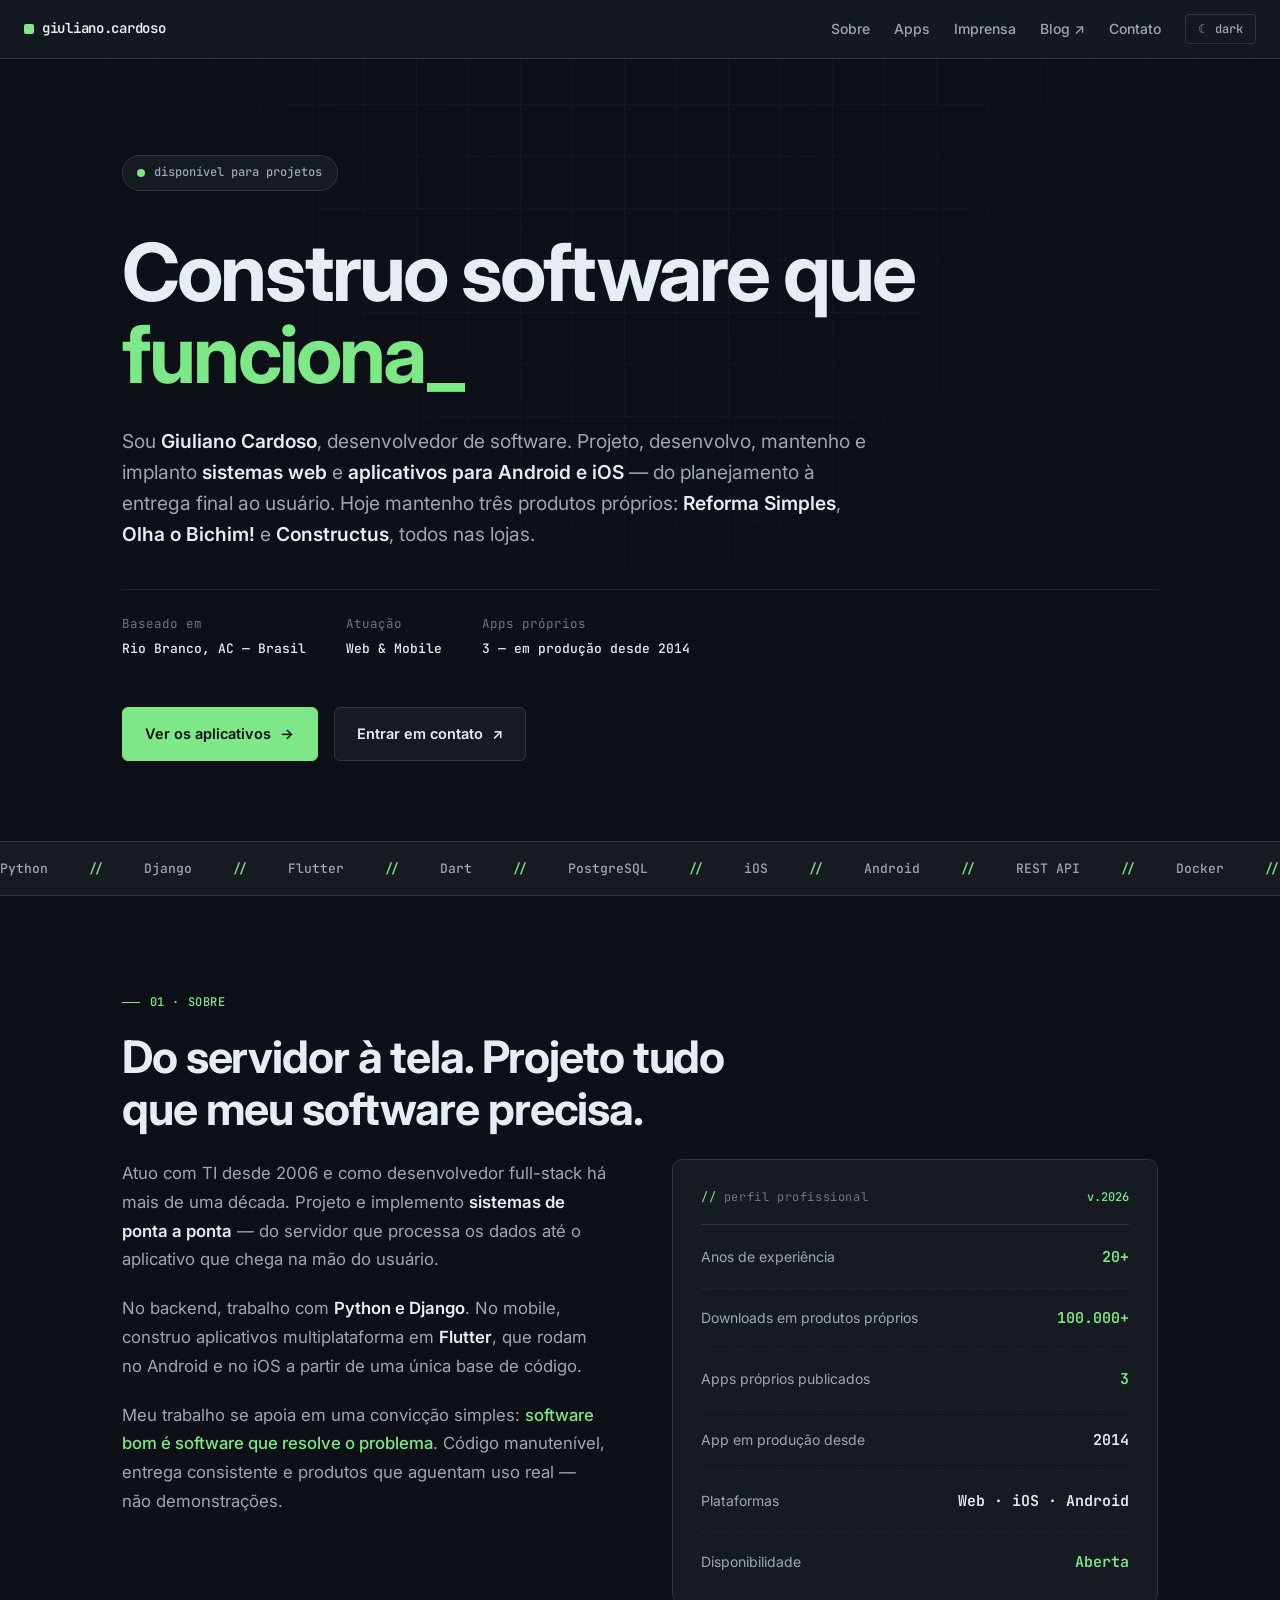
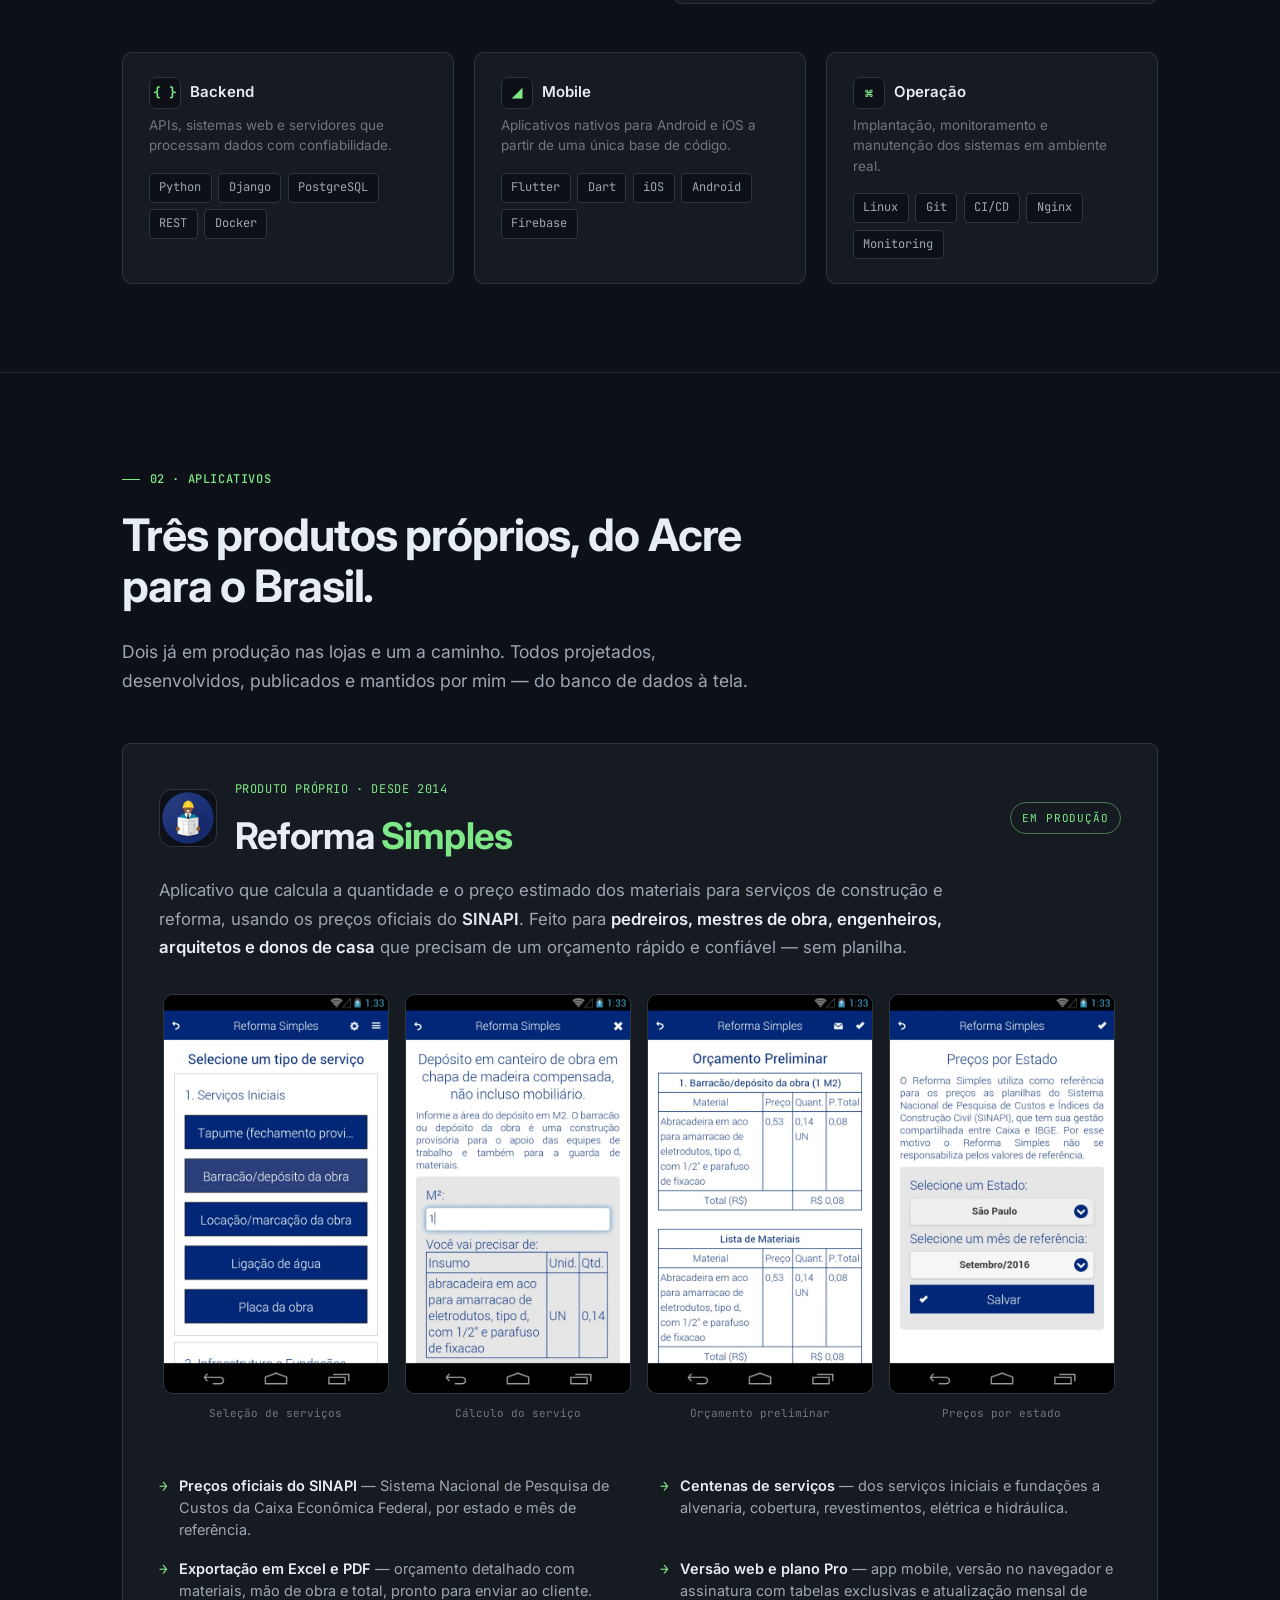
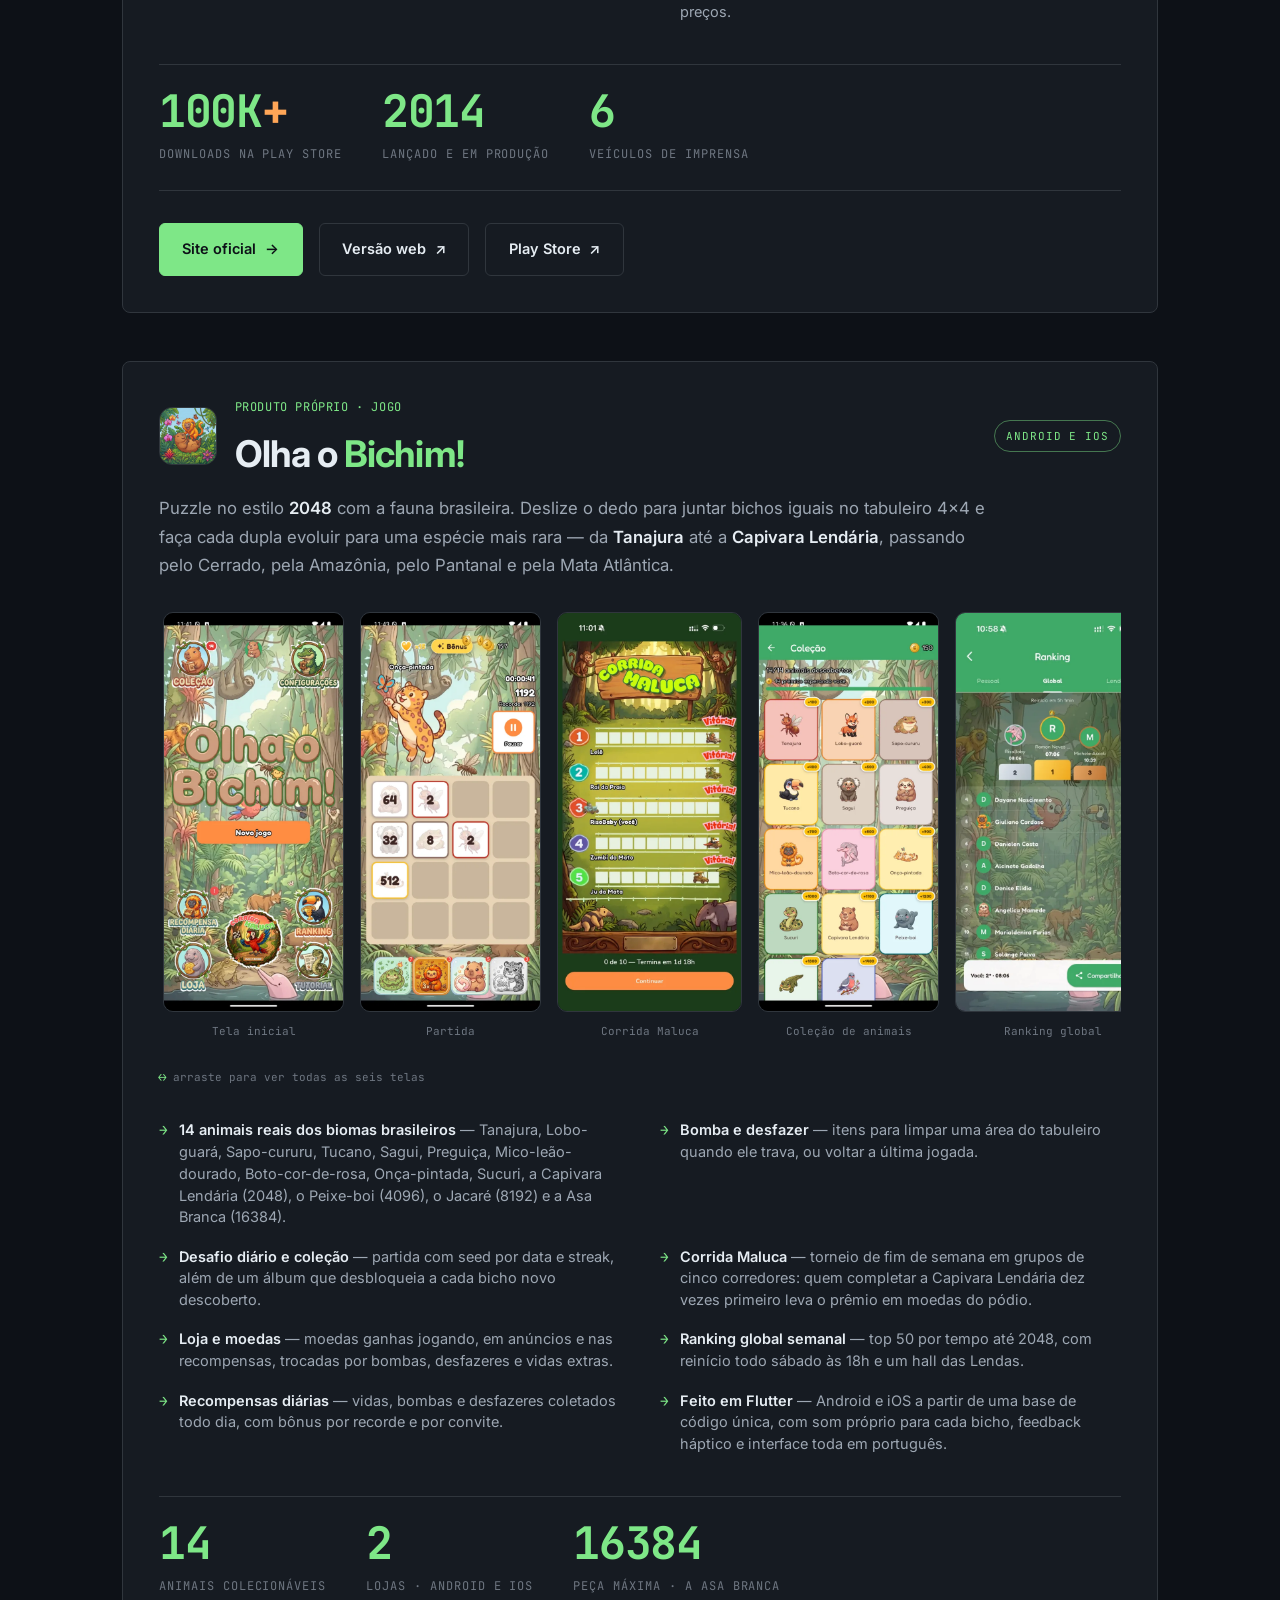
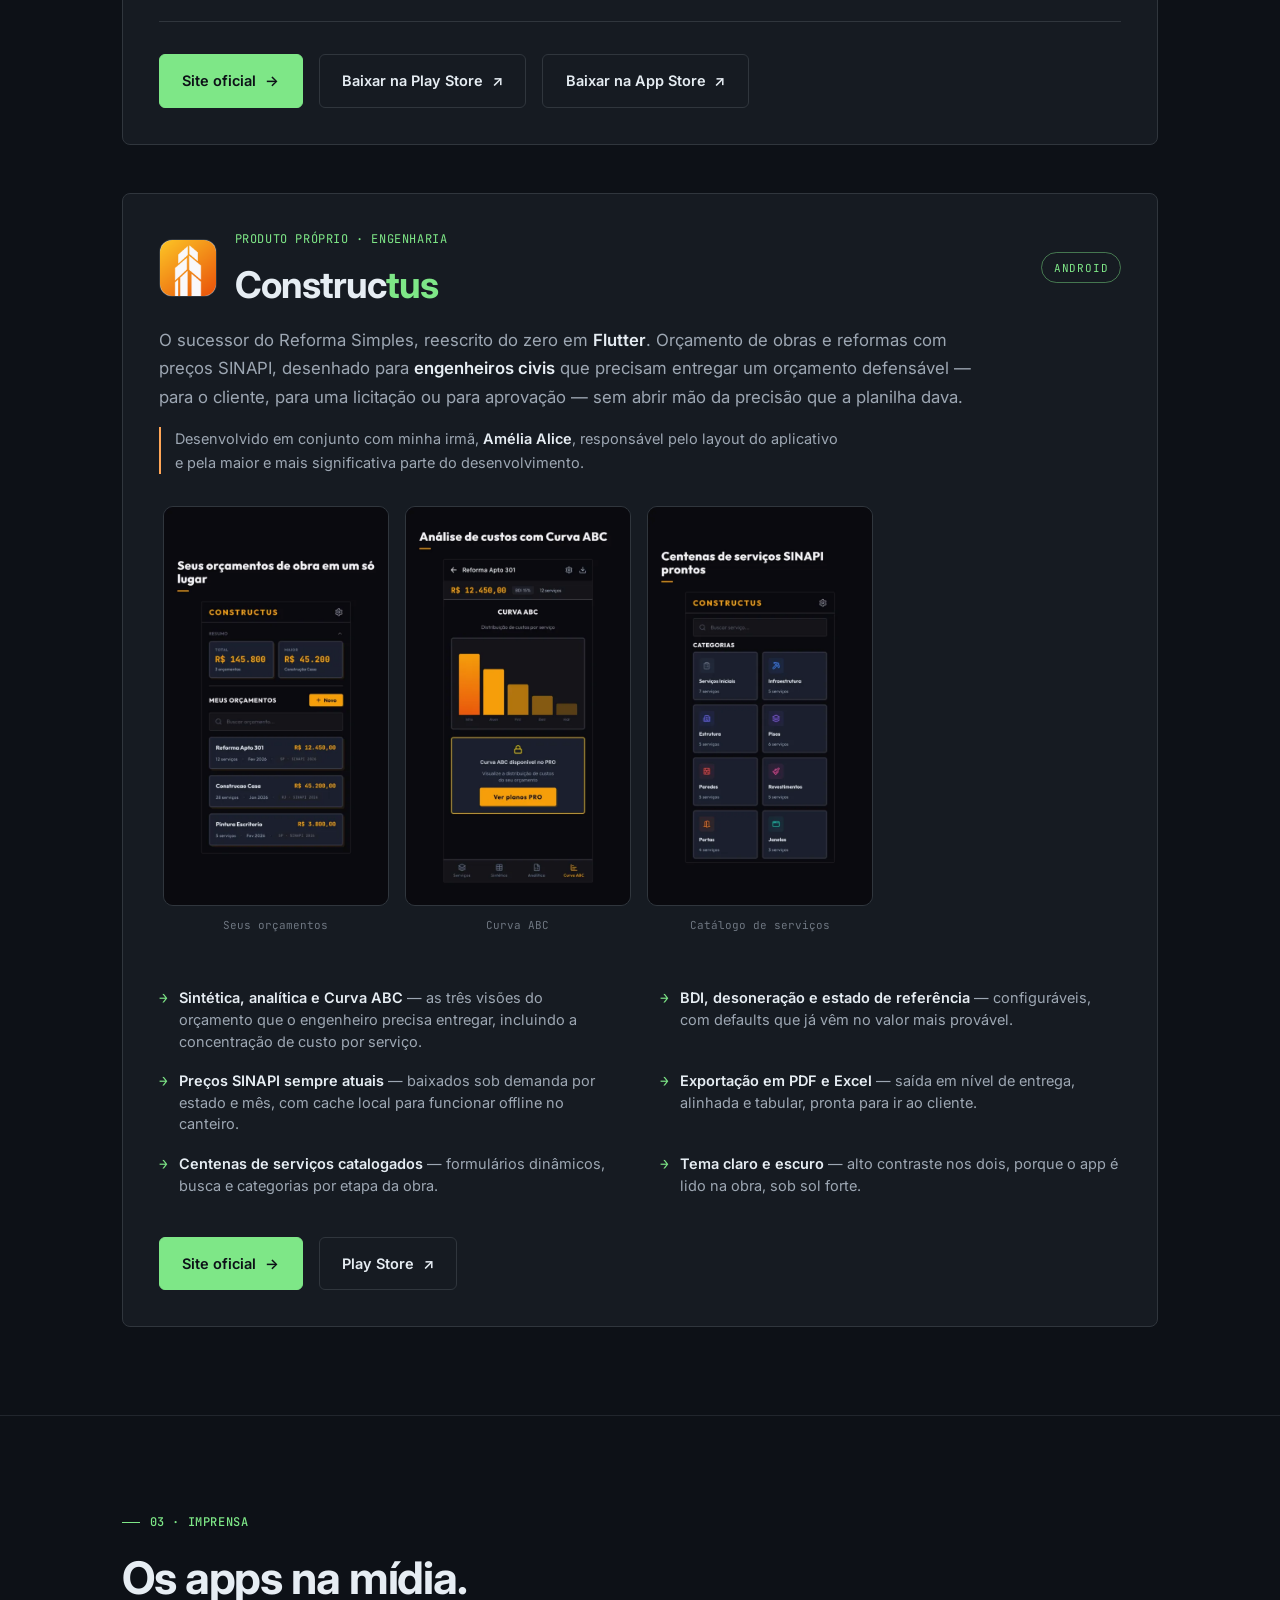
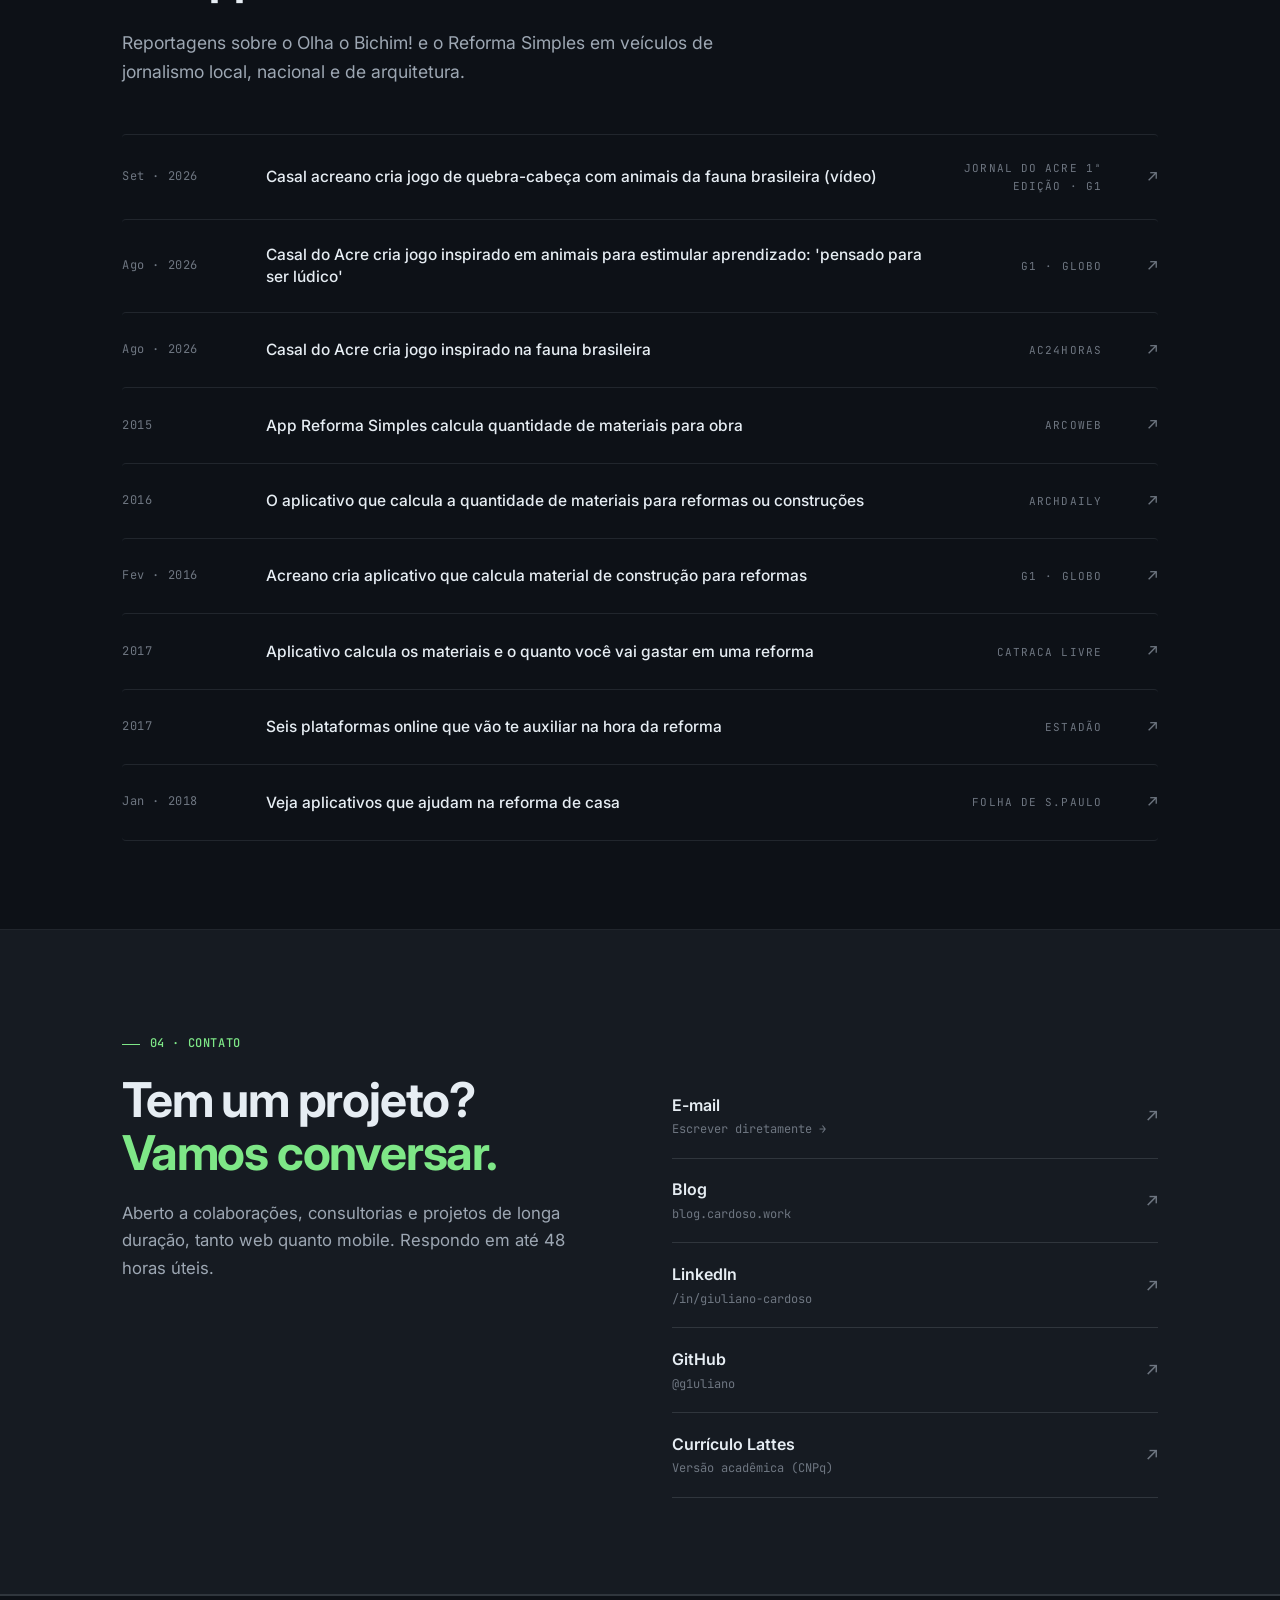
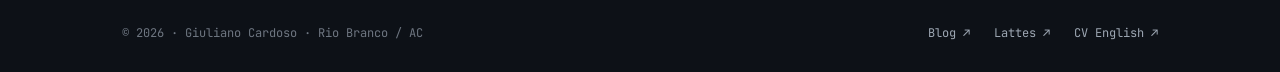
<file: index.html>
<!DOCTYPE html>
<html lang="pt-BR" data-theme="dark">
<head>
<meta charset="UTF-8">
<meta name="viewport" content="width=device-width, initial-scale=1.0">
<title>Giuliano Cardoso — Desenvolvedor de Software</title>
<meta name="description" content="Giuliano Cardoso, desenvolvedor de software em Rio Branco/AC. Sistemas web e aplicativos Android e iOS, do planejamento à entrega. Criador do Reforma Simples, Olha o Bichim! e Constructus.">
<link rel="canonical" href="https://cardoso.work/">
<meta property="og:type" content="website">
<meta property="og:locale" content="pt_BR">
<meta property="og:url" content="https://cardoso.work/">
<meta property="og:title" content="Giuliano Cardoso — Desenvolvedor de Software">
<meta property="og:description" content="Construo software que funciona. Web &amp; Mobile, de Rio Branco/AC.">
<meta property="og:image" content="https://cardoso.work/images/og.jpg">
<meta property="og:image:width" content="1200">
<meta property="og:image:height" content="630">
<meta name="twitter:card" content="summary_large_image">
<script type="application/ld+json">
{
  "@context": "https://schema.org",
  "@type": "Person",
  "name": "Giuliano Cardoso Feitosa Miranda",
  "alternateName": "Giuliano Cardoso",
  "url": "https://cardoso.work/",
  "image": "https://cardoso.work/images/og.jpg",
  "jobTitle": "Desenvolvedor de Software",
  "address": {"@type": "PostalAddress", "addressLocality": "Rio Branco", "addressRegion": "AC", "addressCountry": "BR"},
  "sameAs": [
    "https://blog.cardoso.work",
    "https://github.com/g1uliano",
    "https://www.linkedin.com/in/giuliano-cardoso-686bab93",
    "http://lattes.cnpq.br/2076449581151188"
  ]
}
</script>

<!-- Favicons -->
<link rel="icon" type="image/svg+xml" href="/favicon.svg">
<link rel="icon" type="image/x-icon" href="/favicon.ico">
<link rel="icon" type="image/png" sizes="16x16" href="/favicon-16x16.png">
<link rel="icon" type="image/png" sizes="32x32" href="/favicon-32x32.png">
<link rel="apple-touch-icon" sizes="180x180" href="/apple-touch-icon.png">
<link rel="icon" type="image/png" sizes="192x192" href="/android-chrome-192x192.png">
<link rel="icon" type="image/png" sizes="512x512" href="/android-chrome-512x512.png">
<link rel="manifest" href="/site.webmanifest">
<meta name="theme-color" content="#7ee787">

<link rel="preconnect" href="https://fonts.googleapis.com">
<link rel="preconnect" href="https://fonts.gstatic.com" crossorigin>
<link href="https://fonts.googleapis.com/css2?family=JetBrains+Mono:wght@400;500;600;700&family=Inter:wght@300;400;500;600;700&display=swap" rel="stylesheet">
<style>
  /* ========== THEMES ========== */
  :root[data-theme="dark"] {
    --bg:        #0d1117;
    --bg-soft:   #161b22;
    --bg-elev:   #1c2128;
    --line:      #30363d;
    --line-soft: #21262d;
    --text:      #e6edf3;
    --text-dim:  #9da7b3;
    --text-mute: #6e7681;
    --accent:    #7ee787;
    --accent-2:  #ffa657;
    --accent-3:  #79c0ff;
  }

  :root[data-theme="light"] {
    --bg:        #fbfaf7;
    --bg-soft:   #f2efe8;
    --bg-elev:   #ecebe3;
    --line:      #d0cbbe;
    --line-soft: #e2ddcf;
    --text:      #1c1b17;
    --text-dim:  #4a4840;
    --text-mute: #827f72;
    --accent:    #1a7f37;
    --accent-2:  #bc4c00;
    --accent-3:  #0969da;
  }

  * { margin: 0; padding: 0; box-sizing: border-box; }
  html { scroll-behavior: smooth; }

  body {
    background: var(--bg);
    color: var(--text);
    font-family: 'Inter', system-ui, sans-serif;
    font-weight: 400;
    font-size: 16px;
    line-height: 1.65;
    overflow-x: hidden;
    -webkit-font-smoothing: antialiased;
    transition: background 0.3s, color 0.3s;
  }

  body::before {
    content: '';
    position: fixed;
    inset: 0;
    pointer-events: none;
    background-image:
      linear-gradient(var(--line-soft) 1px, transparent 1px),
      linear-gradient(90deg, var(--line-soft) 1px, transparent 1px);
    background-size: 52px 52px;
    opacity: 0.4;
    mask-image: radial-gradient(ellipse at 50% 0%, black 20%, transparent 70%);
    -webkit-mask-image: radial-gradient(ellipse at 50% 0%, black 20%, transparent 70%);
    z-index: 0;
  }

  a { color: inherit; }

  .mono {
    font-family: 'JetBrains Mono', ui-monospace, monospace;
    font-weight: 500;
  }

  /* ========== TOP BAR ========== */
  .topbar {
    position: sticky;
    top: 0;
    background: color-mix(in srgb, var(--bg-soft) 90%, transparent);
    backdrop-filter: blur(10px);
    -webkit-backdrop-filter: blur(10px);
    border-bottom: 1px solid var(--line);
    z-index: 100;
    overflow: hidden;
  }

  .topbar-inner {
    max-width: 1280px;
    margin: 0 auto;
    padding: 0 1.5rem;
    display: flex;
    align-items: center;
    height: 58px;
    gap: 1rem;
    min-width: 0;
  }

  .brand {
    font-family: 'JetBrains Mono', monospace;
    font-weight: 600;
    font-size: 14px;
    letter-spacing: -0.02em;
    display: inline-flex;
    align-items: center;
    gap: 0.5rem;
    text-decoration: none;
    color: var(--text);
    flex-shrink: 0;
  }

  .brand-dot {
    width: 10px; height: 10px;
    background: var(--accent);
    border-radius: 2px;
  }

  .nav-links {
    margin-left: auto;
    display: flex;
    align-items: center;
    gap: 1.5rem;
    font-size: 14px;
    flex-shrink: 0;
    min-width: 0;
  }

  .nav-links a {
    color: var(--text-dim);
    text-decoration: none;
    transition: color 0.2s;
    font-weight: 500;
  }

  .nav-links a:hover { color: var(--accent); }

  .theme-toggle {
    background: transparent;
    border: 1px solid var(--line);
    color: var(--text-dim);
    font-family: 'JetBrains Mono', monospace;
    font-size: 12px;
    font-weight: 500;
    padding: 0.4rem 0.75rem;
    border-radius: 4px;
    cursor: pointer;
    display: inline-flex;
    align-items: center;
    gap: 0.4rem;
    transition: all 0.2s;
  }

  .theme-toggle:hover {
    border-color: var(--accent);
    color: var(--accent);
  }

  .container {
    max-width: 1100px;
    margin: 0 auto;
    padding: 0 2rem;
    position: relative;
    z-index: 2;
  }

  /* ========== HERO ========== */
  .hero {
    padding: 6rem 0 5rem;
    position: relative;
  }

  .status-chip {
    display: inline-flex;
    align-items: center;
    gap: 0.55rem;
    padding: 0.45rem 0.9rem;
    background: var(--bg-soft);
    border: 1px solid var(--line);
    border-radius: 999px;
    font-family: 'JetBrains Mono', monospace;
    font-size: 12px;
    color: var(--text-dim);
    margin-bottom: 2.5rem;
  }

  .status-dot {
    width: 8px; height: 8px;
    border-radius: 50%;
    background: var(--accent);
    box-shadow: 0 0 0 0 var(--accent);
    animation: glow 2s infinite;
  }

  @keyframes glow {
    0%, 100% { box-shadow: 0 0 0 0 rgba(126, 231, 135, 0.55); }
    50%      { box-shadow: 0 0 0 7px rgba(126, 231, 135, 0); }
  }

  .hero h1 {
    font-family: 'Inter', sans-serif;
    font-weight: 700;
    font-size: clamp(2.5rem, 6.5vw, 5rem);
    line-height: 1.02;
    letter-spacing: -0.035em;
    margin-bottom: 2rem;
    max-width: 16ch;
  }

  .hero h1 .accent {
    color: var(--accent);
    position: relative;
    white-space: nowrap;
  }

  .hero h1 .accent::after {
    content: '_';
    animation: blink 1.1s steps(2) infinite;
    color: var(--accent);
    margin-left: 2px;
  }

  @keyframes blink { 50% { opacity: 0; } }

  .hero-lede {
    font-size: clamp(1.05rem, 1.5vw, 1.2rem);
    color: var(--text-dim);
    line-height: 1.6;
    max-width: 62ch;
    margin-bottom: 2.5rem;
  }

  .hero-lede strong {
    color: var(--text);
    font-weight: 600;
  }

  .hero-meta {
    display: flex;
    flex-wrap: wrap;
    gap: 1.5rem 2.5rem;
    margin-bottom: 3rem;
    padding-top: 1.5rem;
    border-top: 1px solid var(--line-soft);
    font-family: 'JetBrains Mono', monospace;
    font-size: 12.5px;
    color: var(--text-mute);
  }

  .hero-meta .item strong {
    color: var(--text);
    font-weight: 500;
    display: block;
    margin-top: 0.2rem;
    font-size: 13px;
  }

  .hero-actions {
    display: flex;
    gap: 1rem;
    flex-wrap: wrap;
  }

  .btn {
    display: inline-flex;
    align-items: center;
    gap: 0.55rem;
    padding: 0.85rem 1.4rem;
    font-family: 'Inter', sans-serif;
    font-size: 14.5px;
    font-weight: 600;
    text-decoration: none;
    border: 1px solid var(--line);
    border-radius: 6px;
    color: var(--text);
    background: var(--bg-soft);
    cursor: pointer;
    transition: all 0.2s;
  }

  .btn:hover {
    border-color: var(--accent);
    color: var(--accent);
    background: var(--bg-elev);
    transform: translateY(-1px);
  }

  .btn.primary {
    border-color: var(--accent);
    color: var(--bg);
    background: var(--accent);
  }

  .btn.primary:hover {
    background: transparent;
    color: var(--accent);
  }

  .btn .arrow { transition: transform 0.25s; }
  .btn:hover .arrow { transform: translateX(3px); }

  /* ========== TICKER ========== */
  .ticker {
    border-top: 1px solid var(--line);
    border-bottom: 1px solid var(--line);
    background: var(--bg-soft);
    overflow: hidden;
    padding: 1rem 0;
    position: relative;
    z-index: 2;
  }

  .ticker-track {
    display: flex;
    gap: 2.5rem;
    white-space: nowrap;
    animation: scroll 50s linear infinite;
    font-family: 'JetBrains Mono', monospace;
    font-size: 13px;
    color: var(--text-dim);
    font-weight: 500;
  }

  .ticker-track span { flex-shrink: 0; }
  .ticker-track .sep { color: var(--accent); }

  @keyframes scroll { to { transform: translateX(-50%); } }

  /* ========== SECTIONS ========== */
  .section {
    padding: 5.5rem 0;
    border-bottom: 1px solid var(--line-soft);
    position: relative;
  }

  .section-label {
    display: inline-flex;
    align-items: center;
    gap: 0.6rem;
    font-family: 'JetBrains Mono', monospace;
    font-size: 12px;
    color: var(--accent);
    font-weight: 500;
    letter-spacing: 0.05em;
    margin-bottom: 1.25rem;
    text-transform: uppercase;
  }

  .section-label::before {
    content: '';
    width: 18px;
    height: 1px;
    background: var(--accent);
  }

  .section-title {
    font-size: clamp(1.8rem, 3.8vw, 2.8rem);
    font-weight: 700;
    line-height: 1.15;
    letter-spacing: -0.025em;
    margin-bottom: 1.5rem;
    max-width: 22ch;
  }

  .section-intro {
    font-size: 1.1rem;
    color: var(--text-dim);
    line-height: 1.65;
    max-width: 60ch;
    margin-bottom: 3rem;
  }

  /* ========== ABOUT ========== */
  .about-grid {
    display: grid;
    grid-template-columns: 1fr 1fr;
    gap: 4rem;
    align-items: start;
  }

  .about-text p {
    color: var(--text-dim);
    font-size: 1.05rem;
    line-height: 1.7;
  }

  .about-text p + p { margin-top: 1.3rem; }

  .about-text strong {
    color: var(--text);
    font-weight: 600;
  }

  .about-text .hl {
    color: var(--accent);
    font-weight: 500;
  }

  .about-card {
    background: var(--bg-soft);
    border: 1px solid var(--line);
    border-radius: 10px;
    padding: 1.75rem;
  }

  .about-card-header {
    display: flex;
    justify-content: space-between;
    align-items: center;
    padding-bottom: 1rem;
    border-bottom: 1px solid var(--line);
    margin-bottom: 1.25rem;
  }

  .about-card-title {
    font-family: 'JetBrains Mono', monospace;
    font-size: 12px;
    color: var(--text-mute);
    letter-spacing: 0.05em;
  }

  .about-card-title::before {
    content: '// ';
    color: var(--accent);
  }

  .stat-list {
    display: flex;
    flex-direction: column;
    gap: 1.1rem;
  }

  .stat-item {
    display: flex;
    justify-content: space-between;
    align-items: baseline;
    gap: 1rem;
    padding-bottom: 1.1rem;
    border-bottom: 1px dashed var(--line-soft);
  }

  .stat-item:last-child { border-bottom: none; padding-bottom: 0; }

  .stat-item .label {
    font-size: 14px;
    color: var(--text-dim);
  }

  .stat-item .value {
    font-family: 'JetBrains Mono', monospace;
    font-size: 15px;
    font-weight: 600;
    color: var(--text);
    text-align: right;
  }

  .stat-item .value.acc { color: var(--accent); }

  /* ========== STACK ========== */
  .stack-grid {
    display: grid;
    grid-template-columns: repeat(auto-fit, minmax(260px, 1fr));
    gap: 1.25rem;
    margin-top: 3rem;
  }

  .stack-card {
    background: var(--bg-soft);
    border: 1px solid var(--line);
    border-radius: 10px;
    padding: 1.5rem 1.6rem;
    transition: all 0.25s;
  }

  .stack-card:hover {
    border-color: var(--accent);
    transform: translateY(-3px);
  }

  .stack-card-head {
    display: flex;
    align-items: center;
    gap: 0.6rem;
    margin-bottom: 0.4rem;
  }

  .stack-card-icon {
    width: 32px; height: 32px;
    border-radius: 7px;
    background: var(--bg);
    border: 1px solid var(--line);
    display: flex;
    align-items: center;
    justify-content: center;
    font-family: 'JetBrains Mono', monospace;
    font-weight: 700;
    font-size: 13px;
    color: var(--accent);
  }

  .stack-card h4 {
    font-size: 15px;
    font-weight: 600;
    color: var(--text);
  }

  .stack-card p {
    font-size: 13.5px;
    color: var(--text-mute);
    margin-bottom: 1.1rem;
    line-height: 1.5;
  }

  .stack-card ul {
    list-style: none;
    display: flex;
    flex-wrap: wrap;
    gap: 0.4rem;
  }

  .stack-card li {
    font-family: 'JetBrains Mono', monospace;
    font-size: 12px;
    color: var(--text-dim);
    padding: 0.25rem 0.6rem;
    border: 1px solid var(--line);
    border-radius: 4px;
    background: var(--bg);
  }

  /* ========== PRODUCTS ========== */
  .products {
    display: flex;
    flex-direction: column;
    gap: 3rem;
  }

  .product {
    border: 1px solid var(--line);
    border-radius: 8px;
    background: var(--bg-soft);
    padding: 2.25rem;
    scroll-margin-top: 80px;
  }

  .product-head {
    display: flex;
    align-items: center;
    gap: 1.1rem;
    flex-wrap: wrap;
    margin-bottom: 1.25rem;
  }

  .product-icon {
    width: 58px;
    height: 58px;
    border-radius: 13px;
    border: 1px solid var(--line);
    background: var(--bg);
    flex-shrink: 0;
  }

  .product-head h3 {
    font-size: clamp(1.7rem, 3.2vw, 2.3rem);
    font-weight: 700;
    letter-spacing: -0.025em;
    line-height: 1.1;
  }

  .product-head h3 .acc { color: var(--accent); }

  .product-badge {
    margin-left: auto;
    font-family: 'JetBrains Mono', monospace;
    font-size: 11px;
    text-transform: uppercase;
    letter-spacing: 0.08em;
    padding: 0.35rem 0.7rem;
    border-radius: 100px;
    border: 1px solid var(--line);
    color: var(--text-mute);
    white-space: nowrap;
  }

  .product-badge.live {
    color: var(--accent);
    border-color: color-mix(in srgb, var(--accent) 45%, transparent);
  }

  .product .project-lead { max-width: 76ch; }

  .project-credit {
    max-width: 76ch;
    margin-top: -0.5rem;
    padding-left: 0.9rem;
    border-left: 2px solid var(--accent-2);
    color: var(--text-dim);
    font-size: 14.5px;
    line-height: 1.6;
  }

  .project-credit strong { color: var(--text); font-weight: 600; }

  /* Faixa de capturas — rolagem horizontal nativa com scroll-snap */
  .shots {
    display: flex;
    gap: 1rem;
    overflow-x: auto;
    overscroll-behavior-x: contain;
    scroll-snap-type: x proximity;
    padding: 0.25rem 0.25rem 1rem;
    margin: 1.75rem 0 1.75rem;
    scrollbar-width: thin;
    scrollbar-color: var(--line) transparent;
  }

  .shots:focus-visible {
    outline: 2px solid var(--accent);
    outline-offset: 4px;
    border-radius: 4px;
  }

  .shot {
    flex: 0 0 auto;
    scroll-snap-align: center;
  }

  .shot img {
    display: block;
    height: 400px;
    width: auto;
    border-radius: 10px;
    border: 1px solid var(--line);
    background: var(--bg);
  }

  .shot figcaption {
    margin-top: 0.65rem;
    font-family: 'JetBrains Mono', monospace;
    font-size: 11px;
    color: var(--text-mute);
    text-align: center;
  }

  /* só aparece nas larguras em que a faixa realmente transborda */
  .shots-note {
    display: none;
    font-family: 'JetBrains Mono', monospace;
    font-size: 11px;
    color: var(--text-mute);
    margin-top: -1rem;
    margin-bottom: 1.5rem;
  }

  .shots-note::before { content: '↔ '; color: var(--accent); }

  /* faixa com telas demais para caber mesmo no desktop */
  .shots-note.always { display: block; }

  .project-features.cols {
    display: grid;
    grid-template-columns: repeat(auto-fit, minmax(300px, 1fr));
    gap: 0 2.5rem;
  }

  /* Project copy */
  .project-tag {
    font-family: 'JetBrains Mono', monospace;
    font-size: 12px;
    color: var(--accent);
    letter-spacing: 0.05em;
    margin-bottom: 1rem;
    text-transform: uppercase;
  }

  .project h3 {
    font-size: clamp(2rem, 4vw, 2.8rem);
    font-weight: 700;
    letter-spacing: -0.025em;
    margin-bottom: 1.25rem;
    line-height: 1.1;
  }

  .project h3 .acc { color: var(--accent); }

  .project-lead {
    color: var(--text-dim);
    font-size: 1.05rem;
    line-height: 1.7;
    margin-bottom: 1.5rem;
    max-width: 52ch;
  }

  .project-lead strong { color: var(--text); font-weight: 600; }

  .project-features {
    list-style: none;
    margin-bottom: 2rem;
  }

  .project-features li {
    display: flex;
    gap: 0.7rem;
    padding: 0.55rem 0;
    font-size: 14.5px;
    color: var(--text-dim);
    line-height: 1.5;
  }

  .project-features li::before {
    content: '→';
    color: var(--accent);
    font-family: 'JetBrains Mono', monospace;
    font-weight: 700;
    flex-shrink: 0;
  }

  .project-features li strong {
    color: var(--text);
    font-weight: 600;
  }

  .stat-row {
    display: flex;
    gap: 2.5rem;
    padding: 1.5rem 0;
    border-top: 1px solid var(--line);
    border-bottom: 1px solid var(--line);
    margin-bottom: 2rem;
    flex-wrap: wrap;
  }

  .stat .num {
    font-family: 'JetBrains Mono', monospace;
    font-size: clamp(2rem, 4vw, 2.8rem);
    font-weight: 700;
    color: var(--accent);
    line-height: 1;
    letter-spacing: -0.03em;
    display: block;
    margin-bottom: 0.35rem;
  }

  .stat .num .plus { color: var(--accent-2); }

  .stat .label {
    font-size: 12px;
    color: var(--text-mute);
    text-transform: uppercase;
    letter-spacing: 0.08em;
    font-family: 'JetBrains Mono', monospace;
  }

  .project-actions {
    display: flex;
    gap: 1rem;
    flex-wrap: wrap;
  }

  /* ========== PRESS ========== */
  .press-grid { display: grid; gap: 0; }

  .press-item {
    display: grid;
    grid-template-columns: 120px 1fr 140px 32px;
    gap: 1.5rem;
    padding: 1.5rem 0;
    border-top: 1px solid var(--line-soft);
    align-items: center;
    text-decoration: none;
    color: inherit;
    transition: padding 0.3s, background 0.3s;
    border-radius: 4px;
  }

  .press-item:last-child { border-bottom: 1px solid var(--line-soft); }

  .press-item:hover {
    padding-left: 1rem;
    padding-right: 1rem;
    background: var(--bg-soft);
  }

  .press-date {
    font-family: 'JetBrains Mono', monospace;
    font-size: 12px;
    color: var(--text-mute);
    letter-spacing: 0.05em;
  }

  .press-title {
    color: var(--text);
    font-size: 15.5px;
    line-height: 1.4;
    font-weight: 500;
    transition: color 0.3s;
  }

  .press-item:hover .press-title { color: var(--accent); }

  .press-source {
    font-family: 'JetBrains Mono', monospace;
    font-size: 11px;
    color: var(--text-mute);
    letter-spacing: 0.1em;
    text-transform: uppercase;
    text-align: right;
  }

  .press-arrow {
    color: var(--text-mute);
    font-family: 'JetBrains Mono', monospace;
    font-size: 16px;
    transition: transform 0.25s, color 0.25s;
    text-align: right;
  }

  .press-item:hover .press-arrow {
    color: var(--accent);
    transform: translate(3px, -3px);
  }

  /* ========== CONTACT ========== */
  .contact {
    padding: 6rem 0;
    background: var(--bg-soft);
    border-bottom: 1px solid var(--line);
  }

  .contact-grid {
    display: grid;
    grid-template-columns: 1fr 1fr;
    gap: 4rem;
    align-items: start;
  }

  .contact h2 {
    font-size: clamp(2rem, 4vw, 3rem);
    font-weight: 700;
    letter-spacing: -0.025em;
    line-height: 1.1;
    margin-bottom: 1.25rem;
    max-width: 15ch;
  }

  .contact h2 .acc { color: var(--accent); }

  .contact-intro {
    color: var(--text-dim);
    font-size: 1.05rem;
    line-height: 1.65;
    max-width: 42ch;
    margin-bottom: 2rem;
  }

  .contact-link {
    display: flex;
    justify-content: space-between;
    align-items: center;
    padding: 1.1rem 0;
    border-bottom: 1px solid var(--line);
    text-decoration: none;
    color: var(--text);
    transition: padding 0.25s, color 0.25s;
  }

  .contact-link:hover {
    padding-left: 0.8rem;
    color: var(--accent);
  }

  .contact-link-main {
    display: flex;
    flex-direction: column;
    gap: 0.15rem;
  }

  .contact-link-label {
    font-size: 16px;
    font-weight: 600;
  }

  .contact-link-sub {
    font-family: 'JetBrains Mono', monospace;
    font-size: 12px;
    color: var(--text-mute);
  }

  .contact-link .arrow {
    font-family: 'JetBrains Mono', monospace;
    color: var(--text-mute);
    font-size: 18px;
    transition: transform 0.25s, color 0.25s;
  }

  .contact-link:hover .arrow {
    color: var(--accent);
    transform: translate(4px, -4px);
  }

  /* ========== FOOTER ========== */
  footer {
    padding: 1.75rem 0;
    font-family: 'JetBrains Mono', monospace;
    font-size: 12px;
    color: var(--text-mute);
    background: var(--bg);
    border-top: 1px solid var(--line);
  }

  footer .container {
    display: flex;
    justify-content: space-between;
    flex-wrap: wrap;
    gap: 1rem;
    align-items: center;
  }

  footer a {
    color: var(--text-dim);
    text-decoration: none;
    transition: color 0.2s;
  }

  footer a:hover { color: var(--accent); }

  footer .cv { display: flex; gap: 1.5rem; }

  /* ========== REVEAL ========== */
  .reveal {
    opacity: 0;
    transform: translateY(14px);
    transition: opacity 0.7s cubic-bezier(0.2, 0.8, 0.2, 1), transform 0.7s cubic-bezier(0.2, 0.8, 0.2, 1);
  }
  .reveal.in { opacity: 1; transform: none; }
  .d1 { transition-delay: 0.08s; }
  .d2 { transition-delay: 0.18s; }
  .d3 { transition-delay: 0.28s; }
  .d4 { transition-delay: 0.38s; }

  /* ========== RESPONSIVE ========== */
  @media (max-width: 1024px) {
    .nav-links { gap: 1.25rem; }
  }

  @media (max-width: 720px) {
    .topbar-inner { padding: 0 1rem; height: 52px; gap: 0.75rem; }
    .nav-links { gap: 0.9rem; font-size: 13px; }
    .nav-links a:nth-child(2) { display: none; }
    .theme-toggle { padding: 0.35rem 0.55rem; }
    .theme-toggle #themeLabel { display: none; }
    .brand span:last-child { font-size: 13px; }
  }

  @media (max-width: 480px) {
    .nav-links a:nth-child(1),
    .nav-links a:nth-child(3) { display: none; }
  }

  @media (max-width: 880px) {
    .container { padding: 0 1.25rem; }
    .hero { padding: 3.5rem 0 3rem; }
    .section, .contact { padding: 3.5rem 0; }

    .about-grid, .contact-grid { grid-template-columns: 1fr; gap: 2.5rem; }
    .product { padding: 1.5rem; }
    .product-icon { width: 46px; height: 46px; border-radius: 11px; }
    .product-badge { margin-left: 0; }
    .shot img { height: 300px; }
    .shots-note { display: block; }

    .press-item {
      grid-template-columns: 1fr auto;
      gap: 0.4rem 1rem;
      grid-template-areas:
        "date source"
        "title arrow";
      align-items: center;
    }
    .press-date { grid-area: date; }
    .press-title { grid-area: title; }
    .press-source { grid-area: source; }
    .press-arrow { grid-area: arrow; align-self: center; }

    .stat-row { gap: 1.5rem; }
    .hero-meta { gap: 1rem 1.5rem; }
  }
</style>
</head>
<body>

<!-- TOP BAR -->
<div class="topbar">
  <div class="topbar-inner">
    <a href="#" class="brand">
      <span class="brand-dot"></span>
      <span>giuliano.cardoso</span>
    </a>
    <nav class="nav-links">
      <a href="#about">Sobre</a>
      <a href="#work">Apps</a>
      <a href="#press">Imprensa</a>
      <a href="https://blog.cardoso.work" target="_blank" rel="noopener">Blog ↗</a>
      <a href="#contact">Contato</a>
      <button class="theme-toggle" id="themeToggle" aria-label="alternar tema">
        <span id="themeIcon">☾</span>
        <span id="themeLabel">dark</span>
      </button>
    </nav>
  </div>
</div>

<!-- HERO -->
<section class="hero">
  <div class="container">
    <div class="status-chip reveal">
      <span class="status-dot"></span>
      <span class="mono">disponível para projetos</span>
    </div>

    <h1 class="reveal d1">Construo software que <span class="accent">funciona</span></h1>

    <p class="hero-lede reveal d2">
      Sou <strong>Giuliano Cardoso</strong>, desenvolvedor de software. Projeto, desenvolvo, mantenho e implanto <strong>sistemas web</strong> e <strong>aplicativos para Android e iOS</strong> — do planejamento à entrega final ao usuário. Hoje mantenho três produtos próprios: <strong>Reforma Simples</strong>, <strong>Olha o Bichim!</strong> e <strong>Constructus</strong>, todos nas lojas.
    </p>

    <div class="hero-meta reveal d3">
      <div class="item">
        <span>Baseado em</span>
        <strong>Rio Branco, AC — Brasil</strong>
      </div>
      <div class="item">
        <span>Atuação</span>
        <strong>Web &amp; Mobile</strong>
      </div>
      <div class="item">
        <span>Apps próprios</span>
        <strong>3 — em produção desde 2014</strong>
      </div>
    </div>

    <div class="hero-actions reveal d4">
      <a href="#work" class="btn primary">Ver os aplicativos <span class="arrow">→</span></a>
      <a href="#contact" class="btn">Entrar em contato <span class="arrow">↗</span></a>
    </div>
  </div>
</section>

<!-- TICKER -->
<div class="ticker">
  <div class="ticker-track">
    <span>Python</span><span class="sep">//</span>
    <span>Django</span><span class="sep">//</span>
    <span>Flutter</span><span class="sep">//</span>
    <span>Dart</span><span class="sep">//</span>
    <span>PostgreSQL</span><span class="sep">//</span>
    <span>iOS</span><span class="sep">//</span>
    <span>Android</span><span class="sep">//</span>
    <span>REST API</span><span class="sep">//</span>
    <span>Docker</span><span class="sep">//</span>
    <span>Git</span><span class="sep">//</span>
    <span>Linux</span><span class="sep">//</span>
    <span>Firebase</span><span class="sep">//</span>
    <span>Python</span><span class="sep">//</span>
    <span>Django</span><span class="sep">//</span>
    <span>Flutter</span><span class="sep">//</span>
    <span>Dart</span><span class="sep">//</span>
    <span>PostgreSQL</span><span class="sep">//</span>
    <span>iOS</span><span class="sep">//</span>
    <span>Android</span><span class="sep">//</span>
    <span>REST API</span><span class="sep">//</span>
    <span>Docker</span><span class="sep">//</span>
    <span>Git</span><span class="sep">//</span>
    <span>Linux</span><span class="sep">//</span>
    <span>Firebase</span><span class="sep">//</span>
  </div>
</div>

<!-- ABOUT -->
<section class="section" id="about">
  <div class="container">
    <div class="section-label reveal">01 · Sobre</div>
    <h2 class="section-title reveal d1">Do servidor à tela. Projeto tudo que meu software precisa.</h2>

    <div class="about-grid">
      <div class="about-text reveal d2">
        <p>Atuo com TI desde 2006 e como desenvolvedor full-stack há mais de uma década. Projeto e implemento <strong>sistemas de ponta a ponta</strong> — do servidor que processa os dados até o aplicativo que chega na mão do usuário.</p>
        <p>No backend, trabalho com <strong>Python e Django</strong>. No mobile, construo aplicativos multiplataforma em <strong>Flutter</strong>, que rodam no Android e no iOS a partir de uma única base de código.</p>
        <p>Meu trabalho se apoia em uma convicção simples: <span class="hl">software bom é software que resolve o problema</span>. Código manutenível, entrega consistente e produtos que aguentam uso real — não demonstrações.</p>
      </div>

      <aside class="about-card reveal d3">
        <div class="about-card-header">
          <span class="about-card-title">perfil profissional</span>
          <span class="mono" style="color: var(--accent); font-size: 12px;">v.2026</span>
        </div>
        <div class="stat-list">
          <div class="stat-item">
            <span class="label">Anos de experiência</span>
            <span class="value acc">20+</span>
          </div>
          <div class="stat-item">
            <span class="label">Downloads em produtos próprios</span>
            <span class="value acc">100.000+</span>
          </div>
          <div class="stat-item">
            <span class="label">Apps próprios publicados</span>
            <span class="value acc">3</span>
          </div>
          <div class="stat-item">
            <span class="label">App em produção desde</span>
            <span class="value">2014</span>
          </div>
          <div class="stat-item">
            <span class="label">Plataformas</span>
            <span class="value">Web · iOS · Android</span>
          </div>
          <div class="stat-item">
            <span class="label">Disponibilidade</span>
            <span class="value acc">Aberta</span>
          </div>
        </div>
      </aside>
    </div>

    <div class="stack-grid">
      <div class="stack-card reveal">
        <div class="stack-card-head">
          <div class="stack-card-icon">{ }</div>
          <h4>Backend</h4>
        </div>
        <p>APIs, sistemas web e servidores que processam dados com confiabilidade.</p>
        <ul>
          <li>Python</li><li>Django</li><li>PostgreSQL</li><li>REST</li><li>Docker</li>
        </ul>
      </div>
      <div class="stack-card reveal d1">
        <div class="stack-card-head">
          <div class="stack-card-icon">◢</div>
          <h4>Mobile</h4>
        </div>
        <p>Aplicativos nativos para Android e iOS a partir de uma única base de código.</p>
        <ul>
          <li>Flutter</li><li>Dart</li><li>iOS</li><li>Android</li><li>Firebase</li>
        </ul>
      </div>
      <div class="stack-card reveal d2">
        <div class="stack-card-head">
          <div class="stack-card-icon">⌘</div>
          <h4>Operação</h4>
        </div>
        <p>Implantação, monitoramento e manutenção dos sistemas em ambiente real.</p>
        <ul>
          <li>Linux</li><li>Git</li><li>CI/CD</li><li>Nginx</li><li>Monitoring</li>
        </ul>
      </div>
    </div>
  </div>
</section>

<!-- PRODUCTS -->
<section class="section" id="work">
  <div class="container">
    <div class="section-label reveal">02 · Aplicativos</div>
    <h2 class="section-title reveal d1">Três produtos próprios, do Acre para o Brasil.</h2>
    <p class="section-intro reveal d2">Dois já em produção nas lojas e um a caminho. Todos projetados, desenvolvidos, publicados e mantidos por mim — do banco de dados à tela.</p>

    <div class="products">

      <!-- ========== REFORMA SIMPLES ========== -->
      <article class="product reveal" id="reforma-simples">
        <header class="product-head">
          <img class="product-icon" src="images/apps/icon-rs.png" alt="Ícone do aplicativo Reforma Simples" width="58" height="58" loading="lazy" decoding="async">
          <div>
            <div class="project-tag">Produto próprio · desde 2014</div>
            <h3>Reforma <span class="acc">Simples</span></h3>
          </div>
          <span class="product-badge live">Em produção</span>
        </header>

        <p class="project-lead">
          Aplicativo que calcula a quantidade e o preço estimado dos materiais para serviços de construção e reforma, usando os preços oficiais do <strong>SINAPI</strong>. Feito para <strong>pedreiros, mestres de obra, engenheiros, arquitetos e donos de casa</strong> que precisam de um orçamento rápido e confiável — sem planilha.
        </p>

        <div class="shots" tabindex="0" role="group" aria-label="Capturas de tela do Reforma Simples">
          <figure class="shot">
            <img src="images/apps/rs-1.webp" alt="Tela do Reforma Simples com a lista de tipos de serviço, começando por Serviços Iniciais" loading="lazy" decoding="async">
            <figcaption>Seleção de serviços</figcaption>
          </figure>
          <figure class="shot">
            <img src="images/apps/rs-2.webp" alt="Formulário de depósito em canteiro de obra com campo de área em metros quadrados e a lista de insumos necessários" loading="lazy" decoding="async">
            <figcaption>Cálculo do serviço</figcaption>
          </figure>
          <figure class="shot">
            <img src="images/apps/rs-3.webp" alt="Orçamento preliminar do Reforma Simples com tabela de materiais, preço, quantidade e total" loading="lazy" decoding="async">
            <figcaption>Orçamento preliminar</figcaption>
          </figure>
          <figure class="shot">
            <img src="images/apps/rs-4.webp" alt="Tela de preços por estado, com seletor de estado e mês de referência do SINAPI" loading="lazy" decoding="async">
            <figcaption>Preços por estado</figcaption>
          </figure>
        </div>
        <p class="shots-note">arraste para ver todas as telas</p>

        <ul class="project-features cols">
          <li><span><strong>Preços oficiais do SINAPI</strong> — Sistema Nacional de Pesquisa de Custos da Caixa Econômica Federal, por estado e mês de referência.</span></li>
          <li><span><strong>Centenas de serviços</strong> — dos serviços iniciais e fundações a alvenaria, cobertura, revestimentos, elétrica e hidráulica.</span></li>
          <li><span><strong>Exportação em Excel e PDF</strong> — orçamento detalhado com materiais, mão de obra e total, pronto para enviar ao cliente.</span></li>
          <li><span><strong>Versão web e plano Pro</strong> — app mobile, versão no navegador e assinatura com tabelas exclusivas e atualização mensal de preços.</span></li>
        </ul>

        <div class="stat-row">
          <div class="stat">
            <span class="num">100K<span class="plus">+</span></span>
            <span class="label">Downloads na Play Store</span>
          </div>
          <div class="stat">
            <span class="num">2014</span>
            <span class="label">Lançado e em produção</span>
          </div>
          <div class="stat">
            <span class="num">6</span>
            <span class="label">Veículos de imprensa</span>
          </div>
        </div>

        <div class="project-actions">
          <a href="https://reformasimples.com" target="_blank" rel="noopener" class="btn primary">Site oficial <span class="arrow">→</span></a>
          <a href="https://web.reformasimples.com" target="_blank" rel="noopener" class="btn">Versão web <span class="arrow">↗</span></a>
          <a href="https://play.google.com/store/apps/details?id=com.uninorte.orcafacil" target="_blank" rel="noopener" class="btn">Play Store <span class="arrow">↗</span></a>
        </div>
      </article>

      <!-- ========== OLHA O BICHIM! ========== -->
      <article class="product reveal" id="olha-o-bichim">
        <header class="product-head">
          <img class="product-icon" src="images/apps/icon-ob.png" alt="Ícone do jogo Olha o Bichim!" width="58" height="58" loading="lazy" decoding="async">
          <div>
            <div class="project-tag">Produto próprio · jogo</div>
            <h3>Olha o <span class="acc">Bichim!</span></h3>
          </div>
          <span class="product-badge live">Android e iOS</span>
        </header>

        <p class="project-lead">
          Puzzle no estilo <strong>2048</strong> com a fauna brasileira. Deslize o dedo para juntar bichos iguais no tabuleiro 4×4 e faça cada dupla evoluir para uma espécie mais rara — da <strong>Tanajura</strong> até a <strong>Capivara Lendária</strong>, passando pelo Cerrado, pela Amazônia, pelo Pantanal e pela Mata Atlântica.
        </p>

        <div class="shots" tabindex="0" role="group" aria-label="Capturas de tela do jogo Olha o Bichim!">
          <figure class="shot">
            <img src="images/apps/ob-1.webp" alt="Tela inicial do Olha o Bichim com o título em letras alaranjadas sobre uma floresta e os botões Novo jogo, Coleção, Ranking, Loja e Recompensa Diária" loading="lazy" decoding="async">
            <figcaption>Tela inicial</figcaption>
          </figure>
          <figure class="shot">
            <img src="images/apps/ob-2.webp" alt="Partida em andamento com tabuleiro 4x4 de peças numeradas, onça-pintada animada, cronômetro, recorde e itens de bomba e desfazer" loading="lazy" decoding="async">
            <figcaption>Partida</figcaption>
          </figure>
          <figure class="shot">
            <img src="images/apps/ob-3.webp" alt="Evento Corrida Maluca com cinco pilotos em disputa, marcações de vitória e contagem regressiva para o fim do episódio" loading="lazy" decoding="async">
            <figcaption>Corrida Maluca</figcaption>
          </figure>
          <figure class="shot">
            <img src="images/apps/ob-4.webp" alt="Álbum de coleção com Tanajura, Lobo-guará, Sapo-cururu, Tucano, Sagui, Preguiça, Mico-leão-dourado, Boto-cor-de-rosa, Onça-pintada, Sucuri, Capivara Lendária e Peixe-boi desbloqueados" loading="lazy" decoding="async">
            <figcaption>Coleção de animais</figcaption>
          </figure>
          <figure class="shot">
            <img src="images/apps/ob-5.webp" alt="Ranking global com pódio dos três primeiros colocados e a lista de jogadores ordenada por tempo até a Capivara Lendária" loading="lazy" decoding="async">
            <figcaption>Ranking global</figcaption>
          </figure>
          <figure class="shot">
            <img src="images/apps/ob-6.webp" alt="Tela de recompensa diária com trilha de sete dias e o botão Coletar recompensa" loading="lazy" decoding="async">
            <figcaption>Recompensa diária</figcaption>
          </figure>
        </div>
        <p class="shots-note always">arraste para ver todas as seis telas</p>

        <ul class="project-features cols">
          <li><span><strong>14 animais reais dos biomas brasileiros</strong> — Tanajura, Lobo-guará, Sapo-cururu, Tucano, Sagui, Preguiça, Mico-leão-dourado, Boto-cor-de-rosa, Onça-pintada, Sucuri, a Capivara Lendária (2048), o Peixe-boi (4096), o Jacaré (8192) e a Asa Branca (16384).</span></li>
          <li><span><strong>Bomba e desfazer</strong> — itens para limpar uma área do tabuleiro quando ele trava, ou voltar a última jogada.</span></li>
          <li><span><strong>Desafio diário e coleção</strong> — partida com seed por data e streak, além de um álbum que desbloqueia a cada bicho novo descoberto.</span></li>
          <li><span><strong>Corrida Maluca</strong> — torneio de fim de semana em grupos de cinco corredores: quem completar a Capivara Lendária dez vezes primeiro leva o prêmio em moedas do pódio.</span></li>
          <li><span><strong>Loja e moedas</strong> — moedas ganhas jogando, em anúncios e nas recompensas, trocadas por bombas, desfazeres e vidas extras.</span></li>
          <li><span><strong>Ranking global semanal</strong> — top 50 por tempo até 2048, com reinício todo sábado às 18h e um hall das Lendas.</span></li>
          <li><span><strong>Recompensas diárias</strong> — vidas, bombas e desfazeres coletados todo dia, com bônus por recorde e por convite.</span></li>
          <li><span><strong>Feito em Flutter</strong> — Android e iOS a partir de uma base de código única, com som próprio para cada bicho, feedback háptico e interface toda em português.</span></li>
        </ul>

        <div class="stat-row">
          <div class="stat">
            <span class="num">14</span>
            <span class="label">Animais colecionáveis</span>
          </div>
          <div class="stat">
            <span class="num">2</span>
            <span class="label">Lojas · Android e iOS</span>
          </div>
          <div class="stat">
            <span class="num">16384</span>
            <span class="label">Peça máxima · a Asa Branca</span>
          </div>
        </div>

        <div class="project-actions">
          <a href="https://olhaobichim.com.br" target="_blank" rel="noopener" class="btn primary">Site oficial <span class="arrow">→</span></a>
          <a href="https://play.google.com/store/apps/details?id=com.catraia.capivara2048" target="_blank" rel="noopener" class="btn">Baixar na Play Store <span class="arrow">↗</span></a>
          <a href="https://apps.apple.com/br/app/olha-o-bichim/id6792538190" target="_blank" rel="noopener" class="btn">Baixar na App Store <span class="arrow">↗</span></a>
        </div>
      </article>

      <!-- ========== CONSTRUCTUS ========== -->
      <article class="product reveal" id="constructus">
        <header class="product-head">
          <img class="product-icon" src="images/apps/icon-ct.png" alt="Ícone do aplicativo Constructus" width="58" height="58" loading="lazy" decoding="async">
          <div>
            <div class="project-tag">Produto próprio · engenharia</div>
            <h3>Construc<span class="acc">tus</span></h3>
          </div>
          <span class="product-badge live">Android</span>
        </header>

        <p class="project-lead">
          O sucessor do Reforma Simples, reescrito do zero em <strong>Flutter</strong>. Orçamento de obras e reformas com preços SINAPI, desenhado para <strong>engenheiros civis</strong> que precisam entregar um orçamento defensável — para o cliente, para uma licitação ou para aprovação — sem abrir mão da precisão que a planilha dava.
        </p>

        <p class="project-credit">
          Desenvolvido em conjunto com minha irmã, <strong>Amélia Alice</strong>, responsável pelo layout do aplicativo e pela maior e mais significativa parte do desenvolvimento.
        </p>

        <div class="shots" tabindex="0" role="group" aria-label="Capturas de tela do Constructus">
          <figure class="shot">
            <img src="images/apps/ct-1.webp" alt="Tela do Constructus com a lista de orçamentos, total geral e valor médio por obra" loading="lazy" decoding="async">
            <figcaption>Seus orçamentos</figcaption>
          </figure>
          <figure class="shot">
            <img src="images/apps/ct-2.webp" alt="Análise de custos do Constructus com gráfico de barras da Curva ABC por serviço" loading="lazy" decoding="async">
            <figcaption>Curva ABC</figcaption>
          </figure>
          <figure class="shot">
            <img src="images/apps/ct-3.webp" alt="Catálogo de serviços SINAPI do Constructus organizado em categorias como Estrutura, Pisos, Paredes e Revestimentos" loading="lazy" decoding="async">
            <figcaption>Catálogo de serviços</figcaption>
          </figure>
        </div>
        <p class="shots-note">arraste para ver todas as telas</p>

        <ul class="project-features cols">
          <li><span><strong>Sintética, analítica e Curva ABC</strong> — as três visões do orçamento que o engenheiro precisa entregar, incluindo a concentração de custo por serviço.</span></li>
          <li><span><strong>BDI, desoneração e estado de referência</strong> — configuráveis, com defaults que já vêm no valor mais provável.</span></li>
          <li><span><strong>Preços SINAPI sempre atuais</strong> — baixados sob demanda por estado e mês, com cache local para funcionar offline no canteiro.</span></li>
          <li><span><strong>Exportação em PDF e Excel</strong> — saída em nível de entrega, alinhada e tabular, pronta para ir ao cliente.</span></li>
          <li><span><strong>Centenas de serviços catalogados</strong> — formulários dinâmicos, busca e categorias por etapa da obra.</span></li>
          <li><span><strong>Tema claro e escuro</strong> — alto contraste nos dois, porque o app é lido na obra, sob sol forte.</span></li>
        </ul>

        <div class="project-actions">
          <a href="https://constructus.com.br" target="_blank" rel="noopener" class="btn primary">Site oficial <span class="arrow">→</span></a>
          <a href="https://play.google.com/store/apps/details?id=com.catraia.constructus" target="_blank" rel="noopener" class="btn">Play Store <span class="arrow">↗</span></a>
        </div>
      </article>

    </div>
  </div>
</section>

<!-- PRESS -->
<section class="section" id="press">
  <div class="container">
    <div class="section-label reveal">03 · Imprensa</div>
    <h2 class="section-title reveal d1">Os apps na mídia.</h2>
    <p class="section-intro reveal d2">Reportagens sobre o Olha o Bichim! e o Reforma Simples em veículos de jornalismo local, nacional e de arquitetura.</p>

    <div class="press-grid">
      <a href="https://g1.globo.com/ac/acre/videos-jornal-do-acre-1-edicao/video/casal-acreano-cria-jogo-de-quebra-cabeca-com-animais-da-fauna-brasileira-14939333.ghtml" target="_blank" rel="noopener" class="press-item reveal">
        <div class="press-date">Set · 2026</div>
        <div class="press-title">Casal acreano cria jogo de quebra-cabeça com animais da fauna brasileira (vídeo)</div>
        <div class="press-source">Jornal do Acre 1ª Edição · G1</div>
        <div class="press-arrow">↗</div>
      </a>

      <a href="https://g1.globo.com/ac/acre/noticia/2026/08/20/casal-do-acre-cria-jogo-inspirado-em-animais-para-estimular-aprendizado-pensado-para-ser-ludico.ghtml" target="_blank" rel="noopener" class="press-item reveal">
        <div class="press-date">Ago · 2026</div>
        <div class="press-title">Casal do Acre cria jogo inspirado em animais para estimular aprendizado: 'pensado para ser lúdico'</div>
        <div class="press-source">G1 · Globo</div>
        <div class="press-arrow">↗</div>
      </a>

      <a href="https://ac24horas.com/2026/08/17/casal-do-acre-cria-jogo-inspirado-na-fauna-brasileira/" target="_blank" rel="noopener" class="press-item reveal">
        <div class="press-date">Ago · 2026</div>
        <div class="press-title">Casal do Acre cria jogo inspirado na fauna brasileira</div>
        <div class="press-source">ac24horas</div>
        <div class="press-arrow">↗</div>
      </a>

      <a href="https://arcoweb.com.br/noticias/arquitetura/app-reforma-simples-calcula-quantidade-materiais-obra" target="_blank" rel="noopener" class="press-item reveal">
        <div class="press-date">2015</div>
        <div class="press-title">App Reforma Simples calcula quantidade de materiais para obra</div>
        <div class="press-source">Arcoweb</div>
        <div class="press-arrow">↗</div>
      </a>

      <a href="http://www.archdaily.com.br/br/781641/reforma-simples-o-aplicativo-que-calcula-a-quantidade-de-materiais-para-reformas-ou-construcoes" target="_blank" rel="noopener" class="press-item reveal">
        <div class="press-date">2016</div>
        <div class="press-title">O aplicativo que calcula a quantidade de materiais para reformas ou construções</div>
        <div class="press-source">ArchDaily</div>
        <div class="press-arrow">↗</div>
      </a>

      <a href="http://g1.globo.com/ac/acre/noticia/2016/02/acreano-cria-aplicativo-que-calcula-material-de-construcao-para-reformas.html" target="_blank" rel="noopener" class="press-item reveal">
        <div class="press-date">Fev · 2016</div>
        <div class="press-title">Acreano cria aplicativo que calcula material de construção para reformas</div>
        <div class="press-source">G1 · Globo</div>
        <div class="press-arrow">↗</div>
      </a>

      <a href="https://catracalivre.com.br/geral/dica-digital/indicacao/aplicativo-calcula-os-materiais-e-o-quanto-voce-vai-gastar-em-uma-reforma/" target="_blank" rel="noopener" class="press-item reveal">
        <div class="press-date">2017</div>
        <div class="press-title">Aplicativo calcula os materiais e o quanto você vai gastar em uma reforma</div>
        <div class="press-source">Catraca Livre</div>
        <div class="press-arrow">↗</div>
      </a>

      <a href="http://emais.estadao.com.br/noticias/casa-e-decoracao,seis-plataformas-online-que-vao-te-auxiliar-na-hora-da-reforma,70001812222" target="_blank" rel="noopener" class="press-item reveal">
        <div class="press-date">2017</div>
        <div class="press-title">Seis plataformas online que vão te auxiliar na hora da reforma</div>
        <div class="press-source">Estadão</div>
        <div class="press-arrow">↗</div>
      </a>

      <a href="http://www1.folha.uol.com.br/sobretudo/vida-pratica/2018/01/1950114-veja-aplicativos-que-ajudam-na-reforma-de-casa.shtml" target="_blank" rel="noopener" class="press-item reveal">
        <div class="press-date">Jan · 2018</div>
        <div class="press-title">Veja aplicativos que ajudam na reforma de casa</div>
        <div class="press-source">Folha de S.Paulo</div>
        <div class="press-arrow">↗</div>
      </a>
    </div>
  </div>
</section>

<!-- CONTACT -->
<section class="contact" id="contact">
  <div class="container">
    <div class="section-label reveal">04 · Contato</div>

    <div class="contact-grid">
      <div>
        <h2 class="reveal">Tem um projeto? <span class="acc">Vamos conversar.</span></h2>
        <p class="contact-intro reveal d1">
          Aberto a colaborações, consultorias e projetos de longa duração, tanto web quanto mobile. Respondo em até 48 horas úteis.
        </p>
      </div>

      <div class="reveal d2">
        <a href="https://aemail.com/BBz2" target="_blank" rel="noopener" class="contact-link">
          <div class="contact-link-main">
            <span class="contact-link-label">E-mail</span>
            <span class="contact-link-sub">Escrever diretamente →</span>
          </div>
          <span class="arrow">↗</span>
        </a>
        <a href="https://blog.cardoso.work" target="_blank" rel="noopener" class="contact-link">
          <div class="contact-link-main">
            <span class="contact-link-label">Blog</span>
            <span class="contact-link-sub">blog.cardoso.work</span>
          </div>
          <span class="arrow">↗</span>
        </a>
        <a href="https://www.linkedin.com/in/giuliano-cardoso-686bab93" target="_blank" rel="noopener" class="contact-link">
          <div class="contact-link-main">
            <span class="contact-link-label">LinkedIn</span>
            <span class="contact-link-sub">/in/giuliano-cardoso</span>
          </div>
          <span class="arrow">↗</span>
        </a>
        <a href="https://github.com/g1uliano" target="_blank" rel="noopener" class="contact-link">
          <div class="contact-link-main">
            <span class="contact-link-label">GitHub</span>
            <span class="contact-link-sub">@g1uliano</span>
          </div>
          <span class="arrow">↗</span>
        </a>
        <a href="http://lattes.cnpq.br/2076449581151188" target="_blank" rel="noopener" class="contact-link">
          <div class="contact-link-main">
            <span class="contact-link-label">Currículo Lattes</span>
            <span class="contact-link-sub">Versão acadêmica (CNPq)</span>
          </div>
          <span class="arrow">↗</span>
        </a>
      </div>
    </div>
  </div>
</section>

<footer>
  <div class="container">
    <div>© 2026 · Giuliano Cardoso · Rio Branco / AC</div>
    <div class="cv">
      <a href="https://blog.cardoso.work" target="_blank" rel="noopener">Blog ↗</a>
      <a href="http://lattes.cnpq.br/2076449581151188" target="_blank" rel="noopener">Lattes ↗</a>
      <a href="https://cardoso.work/cv_english_giuliano_cardoso_miranda.pdf" target="_blank" rel="noopener">CV English ↗</a>
    </div>
  </div>
</footer>

<script>
  const root = document.documentElement;
  const btn = document.getElementById('themeToggle');
  const icon = document.getElementById('themeIcon');
  const label = document.getElementById('themeLabel');

  function applyTheme(t) {
    root.setAttribute('data-theme', t);
    icon.textContent = t === 'dark' ? '☾' : '☀';
    label.textContent = t;
    try { localStorage.setItem('theme', t); } catch (e) {}
  }

  try {
    const saved = localStorage.getItem('theme');
    if (saved === 'light' || saved === 'dark') applyTheme(saved);
  } catch (e) {}

  btn.addEventListener('click', () => {
    const cur = root.getAttribute('data-theme');
    applyTheme(cur === 'dark' ? 'light' : 'dark');
  });

  const io = new IntersectionObserver((entries) => {
    entries.forEach(e => {
      if (e.isIntersecting) {
        e.target.classList.add('in');
        io.unobserve(e.target);
      }
    });
  }, { threshold: 0.1, rootMargin: '0px 0px -30px 0px' });

  document.querySelectorAll('.reveal').forEach(el => io.observe(el));

  window.addEventListener('load', () => {
    document.querySelectorAll('.hero .reveal').forEach(el => el.classList.add('in'));
  });
</script>

</body>
</html>
</file>
